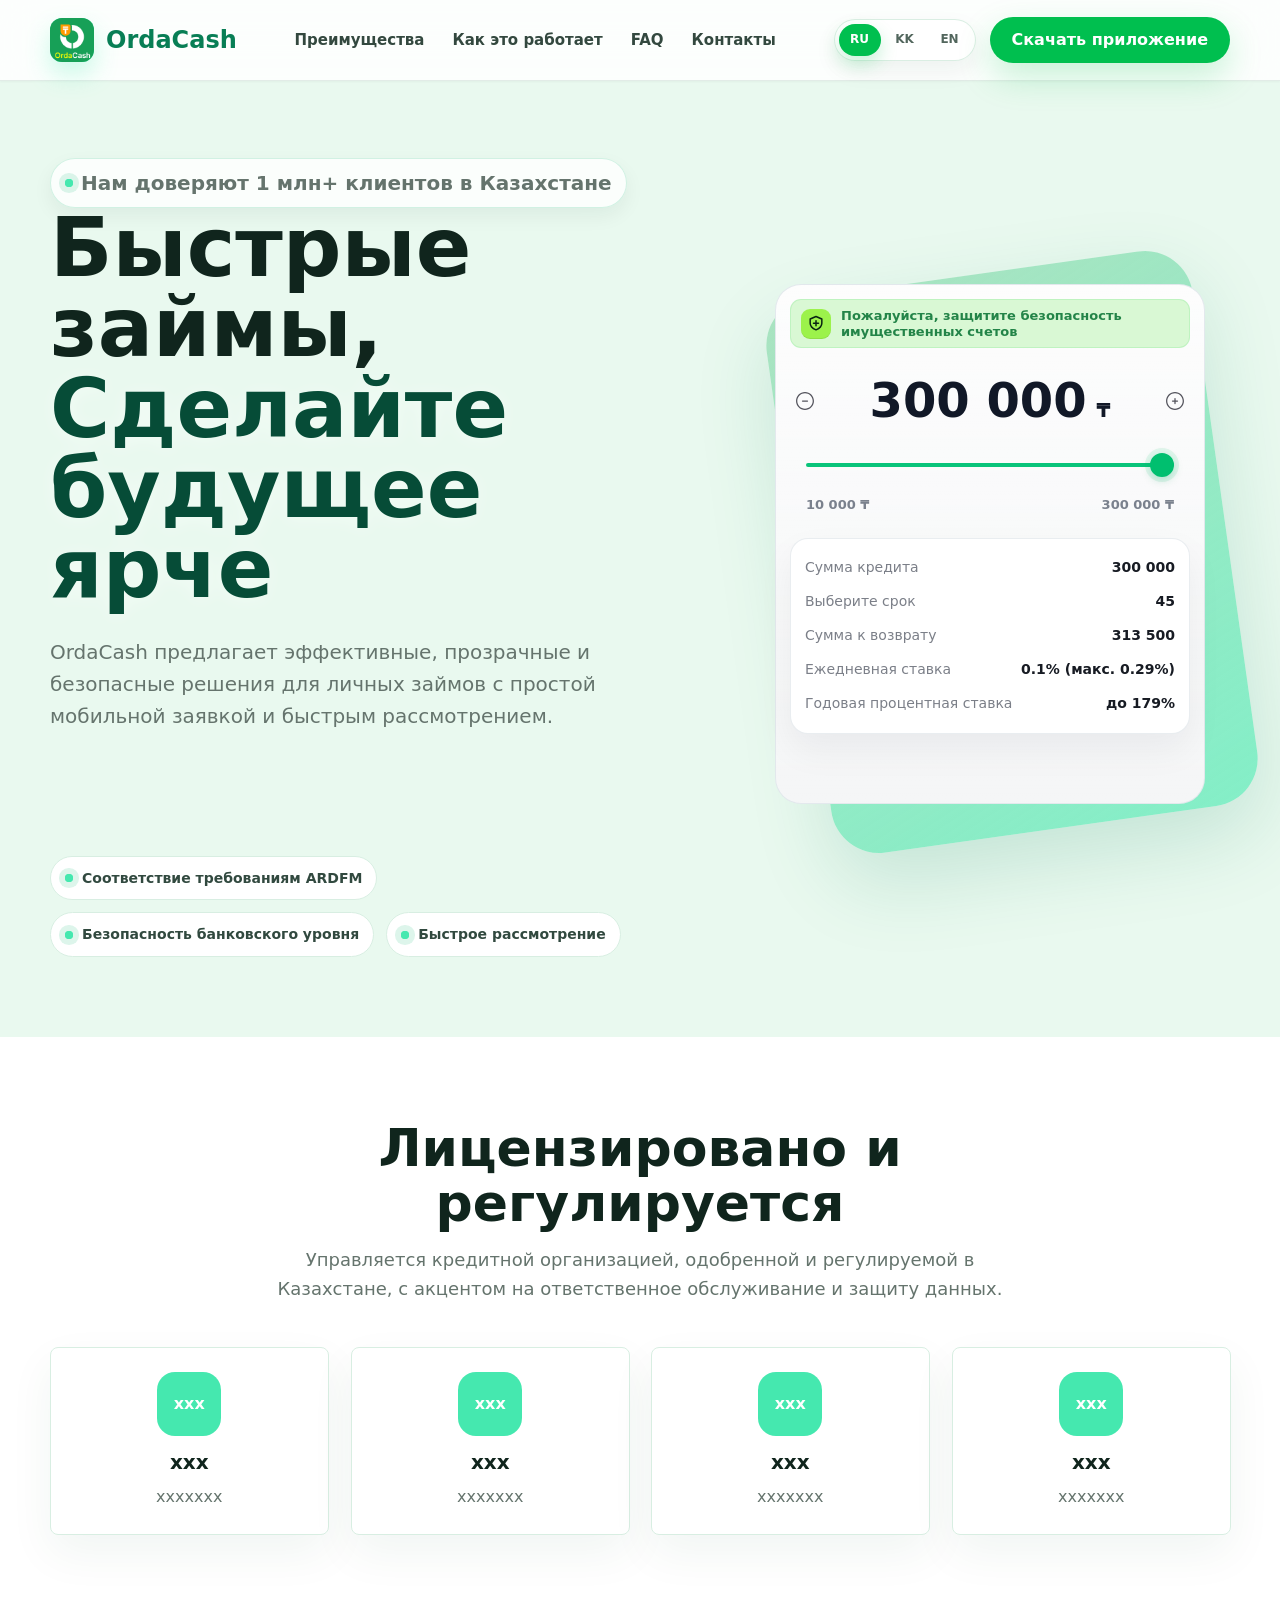
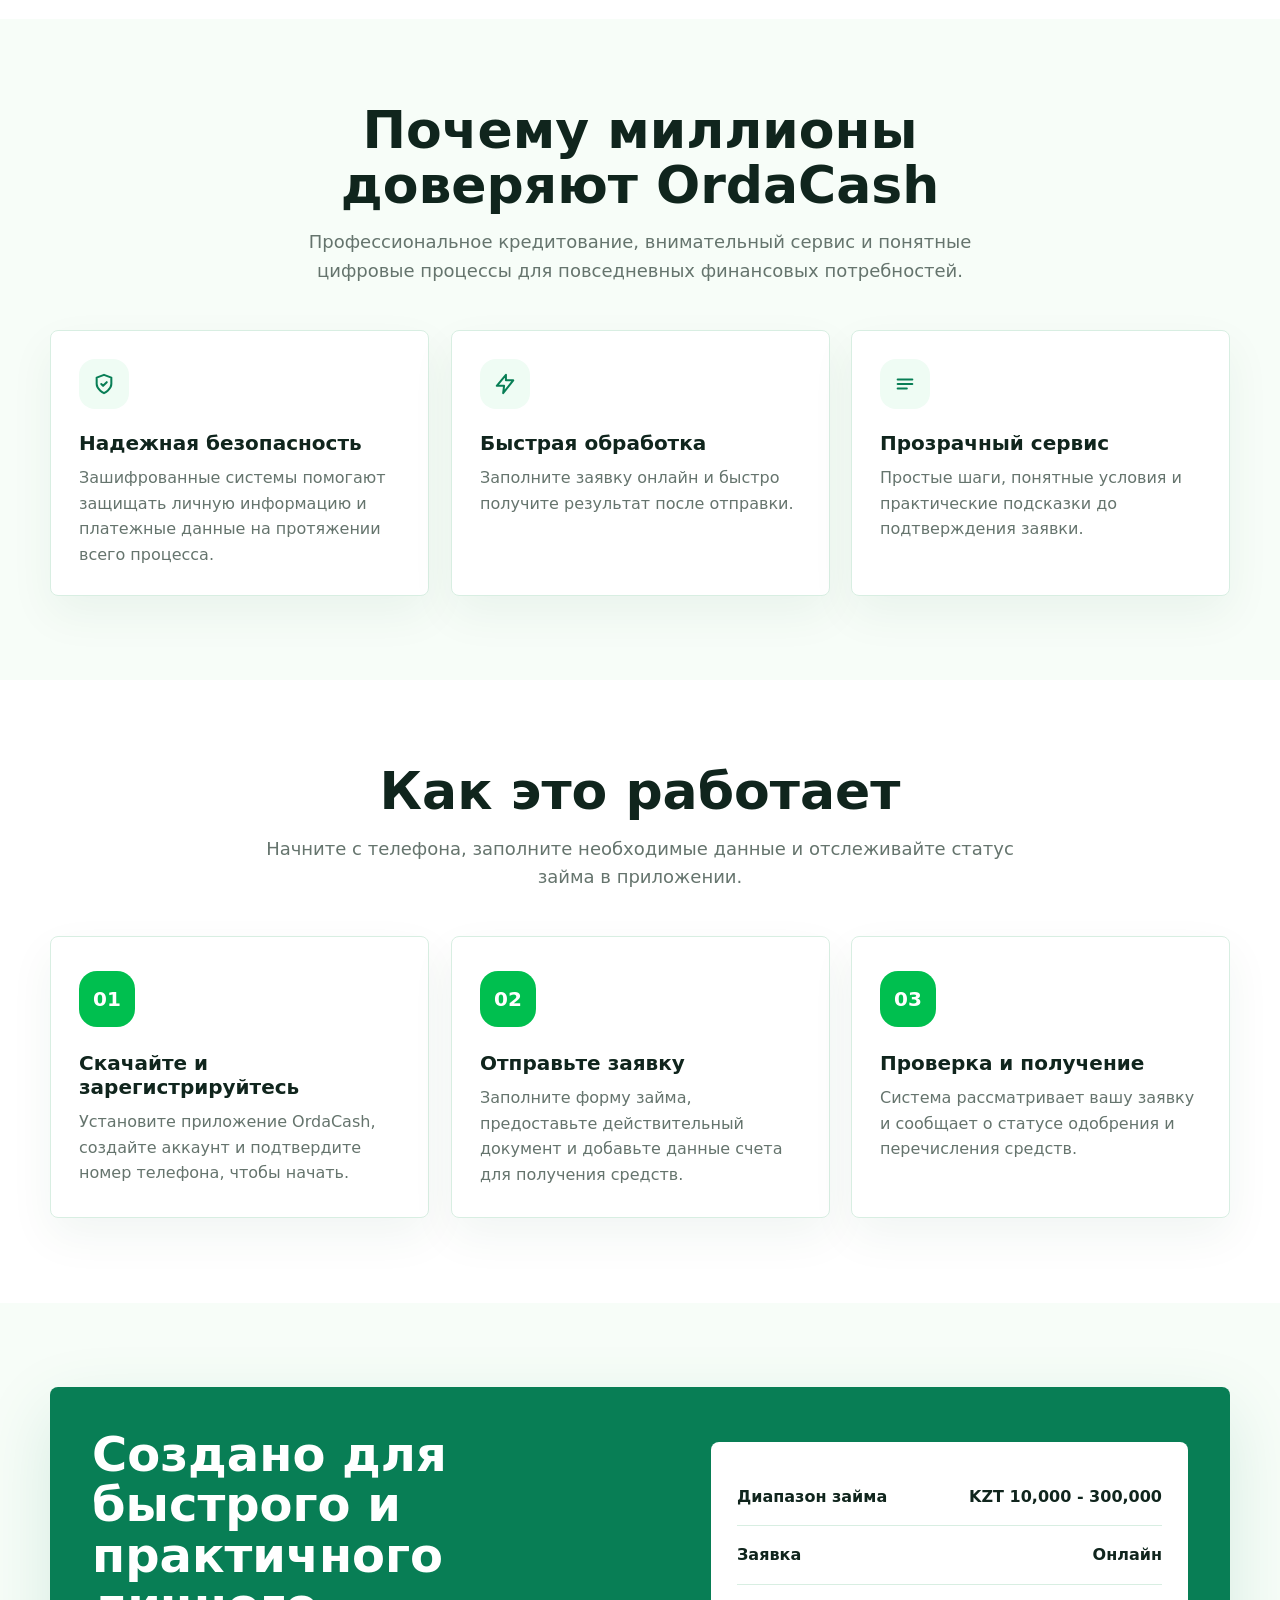
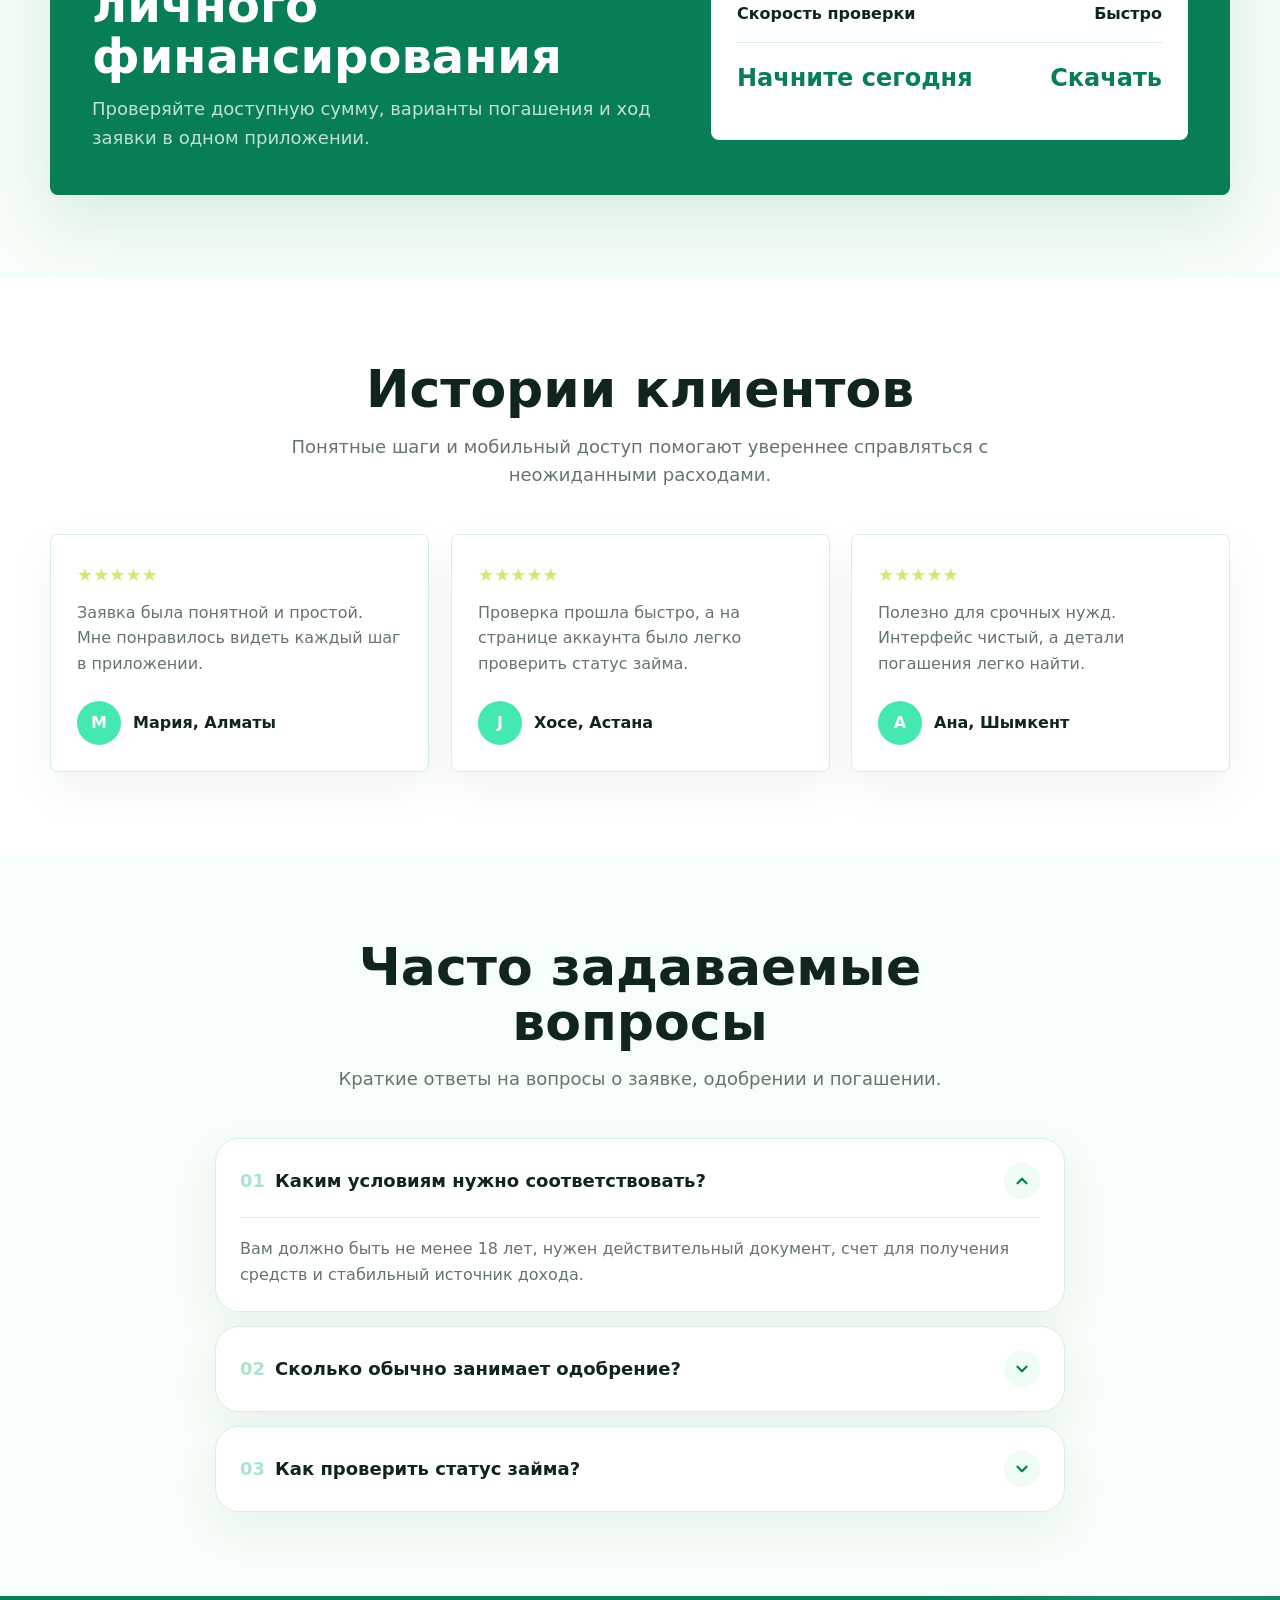
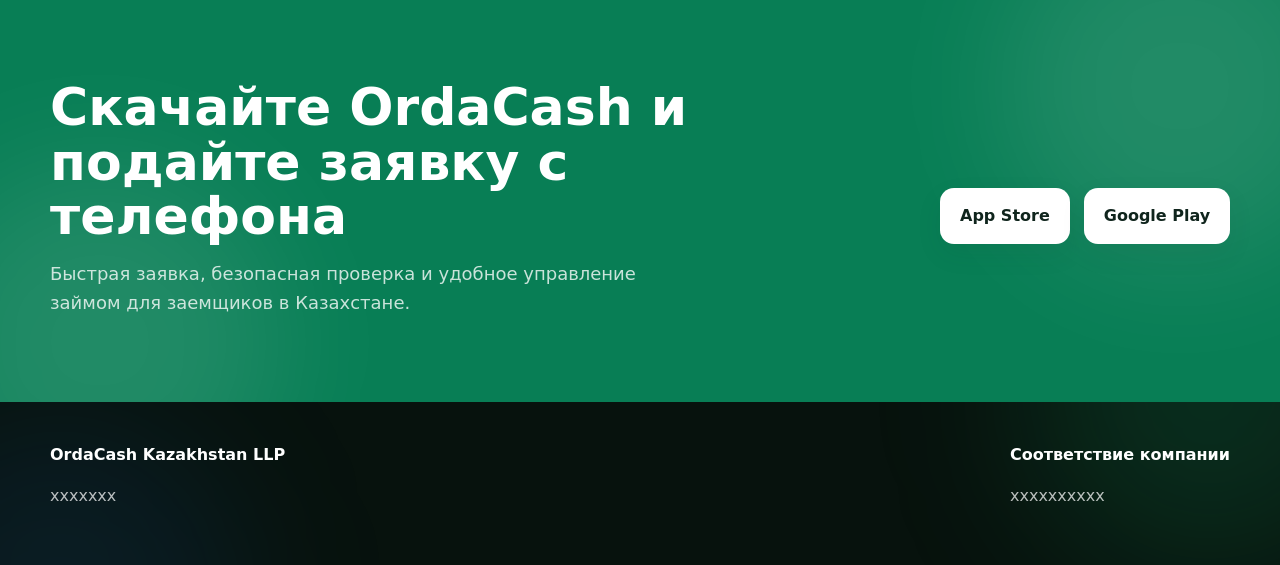
<file: index.html>
<!DOCTYPE html><!--yW71IYfxpfmhAe_OEIEMY--><html lang="ru"><head><meta charSet="utf-8"/><meta name="viewport" content="width=device-width, initial-scale=1"/><link rel="preload" as="image" href="/static/images/logo.png"/><link rel="preload" as="image" href="/static/svg/loan-reduce.svg"/><link rel="preload" as="image" href="/static/svg/loan-add.svg"/><link rel="stylesheet" href="/_next/static/css/b0914263630df3b3.css" data-precedence="next"/><link rel="preload" as="script" fetchPriority="low" href="/_next/static/chunks/webpack-fabbafc24e23808c.js"/><script src="/_next/static/chunks/6fe292aa-e0ec2ab9f0ce6bb7.js" async=""></script><script src="/_next/static/chunks/146-f1f38b75e0748e15.js" async=""></script><script src="/_next/static/chunks/main-app-989e08712490b43b.js" async=""></script><script src="/_next/static/chunks/app/(home)/page-8bac78de6a0d2640.js" async=""></script><title>OrdaCash Lending - Быстрые онлайн-займы</title><meta name="description" content="OrdaCash предлагает быстрые, прозрачные и безопасные онлайн-займы для заемщиков в Казахстане."/><link rel="icon" href="/static/images/favicon.png"/><script src="/_next/static/chunks/polyfills-42372ed130431b0a.js" noModule=""></script></head><body><div hidden=""><!--$--><!--/$--></div><header class="topbar"><nav class="shell nav" aria-label="Primary navigation"><a class="brand" href="#top"><span class="brand-mark" aria-hidden="true"><img src="/static/images/logo.png" alt=""/></span><span class="brand-name">OrdaCash</span></a><div class="links"><a href="#advantages">Преимущества</a><a href="#how-it-works">Как это работает</a><a href="#faq">FAQ</a><a href="#contact">Контакты</a></div><div class="nav-tools"><div class="language-switch" aria-label="Язык" role="group"><button class="language-option is-active" type="button" aria-pressed="true">RU</button><button class="language-option" type="button" aria-pressed="false">KK</button><button class="language-option" type="button" aria-pressed="false">EN</button></div><a class="nav-cta" href="#download">Скачать приложение</a></div></nav></header><main><section class="hero" id="top"><div class="shell hero-grid"><div><p data-aos="fade-down" style="--aos-delay:0ms" class="eyebrow"><span class="spark" aria-hidden="true"></span>Нам доверяют 1 млн+ клиентов в Казахстане</p><h1 data-aos="fade-up" style="--aos-delay:100ms"><span>Быстрые займы,</span><span class="text-gradient">Сделайте будущее ярче</span></h1><p data-aos="fade-up" style="--aos-delay:200ms">OrdaCash предлагает эффективные, прозрачные и безопасные решения для личных займов с простой мобильной заявкой и быстрым рассмотрением.</p><div data-aos="fade-up" style="--aos-delay:300ms" class="hero-actions" id="download"><a class="store" href="https://www.apple.com/app-store/" rel="noreferrer" target="_blank"><svg viewBox="0 0 24 24" aria-hidden="true"><path d="M12 3v12"></path><path d="m7 10 5 5 5-5"></path><path d="M5 21h14"></path></svg><strong><span>Загрузить в</span><span>App Store</span></strong></a><a class="store light" href="https://play.google.com/store" rel="noreferrer" target="_blank"><svg viewBox="0 0 24 24" aria-hidden="true"><path d="m5 3 14 9-14 9V3z"></path></svg><strong><span>Доступно в</span><span>Google Play</span></strong></a></div><div data-aos="fade-up" style="--aos-delay:400ms" class="trust-row" aria-label="Trust signals"><span class="trust-pill"><span class="spark" aria-hidden="true"></span>Соответствие требованиям ARDFM</span><span class="trust-pill"><span class="spark" aria-hidden="true"></span>Безопасность банковского уровня</span><span class="trust-pill"><span class="spark" aria-hidden="true"></span>Быстрое рассмотрение</span></div></div><div data-aos="fade-left" style="--aos-delay:300ms" class="phone-wrap" aria-label="Mobile app preview"><div class="loan-preview" aria-label="Предпросмотр суммы кредита"><div class="loan-notice"><span class="loan-notice-icon" aria-hidden="true"><svg viewBox="0 0 24 24"><path d="M12 3 5 6v5c0 5 7 8 7 8s7-3 7-8V6l-7-3z"></path><path d="M12 8v6"></path><path d="M9 11h6"></path></svg></span><span>Пожалуйста, защитите безопасность имущественных счетов</span></div><div class="amount-control"><button class="amount-step" type="button" aria-label="Уменьшить сумму кредита"><img src="/static/svg/loan-reduce.svg" alt="" aria-hidden="true"/></button><div class="amount-value"><strong>300 000</strong><span>₸</span></div><button class="amount-step" type="button" aria-label="Увеличить сумму кредита"><img src="/static/svg/loan-add.svg" alt="" aria-hidden="true"/></button></div><div class="amount-slider"><input type="range" min="10000" max="300000" step="1000" aria-label="Сумма кредита" style="--slider-progress:100%" value="300000"/><div class="amount-limits" aria-hidden="true"><span>10 000<!-- --> <!-- -->₸</span><span>300 000<!-- --> <!-- -->₸</span></div></div><div class="loan-detail-card"><div class="loan-detail-row compact"><span>Сумма кредита</span><strong>300 000</strong></div><div class="loan-detail-row compact"><span>Выберите срок</span><strong>45</strong></div><div class="loan-detail-row compact"><span>Сумма к возврату</span><strong>313 500</strong></div><div class="loan-detail-row compact"><span>Ежедневная ставка</span><strong>0.1% (макс. 0.29%)</strong></div><div class="loan-detail-row compact"><span>Годовая процентная ставка</span><strong>до 179%</strong></div></div></div></div></div></section><section class="section"><div class="shell"><div data-aos="fade-up" style="--aos-delay:0ms" class="section-head"><h2>Лицензировано и регулируется</h2><p>Управляется кредитной организацией, одобренной и регулируемой в Казахстане, с акцентом на ответственное обслуживание и защиту данных.</p></div><div class="regulators"><article data-aos="zoom-in" style="--aos-delay:0ms" class="reg-card"><div class="seal">xxx</div><h3>xxx</h3><p>xxxxxxx</p></article><article data-aos="zoom-in" style="--aos-delay:100ms" class="reg-card"><div class="seal">xxx</div><h3>xxx</h3><p>xxxxxxx</p></article><article data-aos="zoom-in" style="--aos-delay:200ms" class="reg-card"><div class="seal">xxx</div><h3>xxx</h3><p>xxxxxxx</p></article><article data-aos="zoom-in" style="--aos-delay:300ms" class="reg-card"><div class="seal">xxx</div><h3>xxx</h3><p>xxxxxxx</p></article></div></div></section><section class="section alt" id="advantages"><div class="shell"><div data-aos="fade-up" style="--aos-delay:0ms" class="section-head"><h2>Почему миллионы доверяют OrdaCash</h2><p>Профессиональное кредитование, внимательный сервис и понятные цифровые процессы для повседневных финансовых потребностей.</p></div><div class="feature-grid"><article data-aos="fade-up" style="--aos-delay:0ms" class="feature-card"><div class="small-icon"><svg viewBox="0 0 24 24" aria-hidden="true"><path d="M12 22s8-4 8-10V5l-8-3-8 3v7c0 6 8 10 8 10z"></path><path d="m9 12 2 2 4-4"></path></svg></div><h3>Надежная безопасность</h3><p>Зашифрованные системы помогают защищать личную информацию и платежные данные на протяжении всего процесса.</p></article><article data-aos="fade-up" style="--aos-delay:100ms" class="feature-card"><div class="small-icon"><svg viewBox="0 0 24 24" aria-hidden="true"><path d="M13 2 3 14h8l-1 8 11-14h-8l0-6z"></path></svg></div><h3>Быстрая обработка</h3><p>Заполните заявку онлайн и быстро получите результат после отправки.</p></article><article data-aos="fade-up" style="--aos-delay:200ms" class="feature-card"><div class="small-icon"><svg viewBox="0 0 24 24" aria-hidden="true"><path d="M4 7h16"></path><path d="M4 12h16"></path><path d="M4 17h10"></path></svg></div><h3>Прозрачный сервис</h3><p>Простые шаги, понятные условия и практические подсказки до подтверждения заявки.</p></article></div></div></section><section class="section" id="how-it-works"><div class="shell"><div data-aos="fade-up" style="--aos-delay:0ms" class="section-head"><h2>Как это работает</h2><p>Начните с телефона, заполните необходимые данные и отслеживайте статус займа в приложении.</p></div><div class="steps"><article data-aos="fade-up" style="--aos-delay:0ms" class="step-card"><div class="step-number">01</div><h3>Скачайте и зарегистрируйтесь</h3><p>Установите приложение OrdaCash, создайте аккаунт и подтвердите номер телефона, чтобы начать.</p></article><article data-aos="fade-up" style="--aos-delay:100ms" class="step-card"><div class="step-number">02</div><h3>Отправьте заявку</h3><p>Заполните форму займа, предоставьте действительный документ и добавьте данные счета для получения средств.</p></article><article data-aos="fade-up" style="--aos-delay:200ms" class="step-card"><div class="step-number">03</div><h3>Проверка и получение</h3><p>Система рассматривает вашу заявку и сообщает о статусе одобрения и перечисления средств.</p></article></div></div></section><section class="section alt"><div data-aos="fade-up" style="--aos-delay:0ms" class="shell loan-strip"><div><h2>Создано для быстрого и практичного личного финансирования</h2><p>Проверяйте доступную сумму, варианты погашения и ход заявки в одном приложении.</p></div><div class="calculator" aria-label="Loan example"><div class="calc-row"><span>Диапазон займа</span><span>KZT 10,000 - 300,000</span></div><div class="calc-row"><span>Заявка</span><span>Онлайн</span></div><div class="calc-row"><span>Скорость проверки</span><span>Быстро</span></div><div class="calc-row"><span>Начните сегодня</span><span>Скачать</span></div></div></div></section><section class="section"><div class="shell"><div data-aos="fade-up" style="--aos-delay:0ms" class="section-head"><h2>Истории клиентов</h2><p>Понятные шаги и мобильный доступ помогают увереннее справляться с неожиданными расходами.</p></div><div class="quote-grid"><article data-aos="fade-up" style="--aos-delay:0ms" class="quote"><div class="stars">★★★★★</div><p>Заявка была понятной и простой. Мне понравилось видеть каждый шаг в приложении.</p><div class="person"><span class="person-img">M</span><span>Мария, Алматы</span></div></article><article data-aos="fade-up" style="--aos-delay:100ms" class="quote"><div class="stars">★★★★★</div><p>Проверка прошла быстро, а на странице аккаунта было легко проверить статус займа.</p><div class="person"><span class="person-img">J</span><span>Хосе, Астана</span></div></article><article data-aos="fade-up" style="--aos-delay:200ms" class="quote"><div class="stars">★★★★★</div><p>Полезно для срочных нужд. Интерфейс чистый, а детали погашения легко найти.</p><div class="person"><span class="person-img">A</span><span>Ана, Шымкент</span></div></article></div></div></section><section class="section alt" id="faq"><div class="shell"><div data-aos="fade-up" style="--aos-delay:0ms" class="section-head"><h2>Часто задаваемые вопросы</h2><p>Краткие ответы на вопросы о заявке, одобрении и погашении.</p></div><div class="faq"><div data-aos="fade-up" style="--aos-delay:0ms" class="faq-item"><div class="faq-panel is-open"><button class="faq-trigger" type="button" aria-controls="_R_ctlfivb_" aria-expanded="true"><h3><span class="faq-index">01</span><span>Каким условиям нужно соответствовать?</span></h3><span class="faq-arrow" aria-hidden="true"><svg viewBox="0 0 24 24" aria-hidden="true"><path d="m6 9 6 6 6-6"></path></svg></span></button><div class="faq-answer" id="_R_ctlfivb_"><div class="faq-answer-inner"><p>Вам должно быть не менее 18 лет, нужен действительный документ, счет для получения средств и стабильный источник дохода.</p></div></div></div></div><div data-aos="fade-up" style="--aos-delay:100ms" class="faq-item"><div class="faq-panel"><button class="faq-trigger" type="button" aria-controls="_R_ktlfivb_" aria-expanded="false"><h3><span class="faq-index">02</span><span>Сколько обычно занимает одобрение?</span></h3><span class="faq-arrow" aria-hidden="true"><svg viewBox="0 0 24 24" aria-hidden="true"><path d="m6 9 6 6 6-6"></path></svg></span></button><div class="faq-answer" id="_R_ktlfivb_"><div class="faq-answer-inner"><p>Многие заявки могут быть рассмотрены быстро после отправки. Дополнительная проверка может занять больше времени.</p></div></div></div></div><div data-aos="fade-up" style="--aos-delay:200ms" class="faq-item"><div class="faq-panel"><button class="faq-trigger" type="button" aria-controls="_R_stlfivb_" aria-expanded="false"><h3><span class="faq-index">03</span><span>Как проверить статус займа?</span></h3><span class="faq-arrow" aria-hidden="true"><svg viewBox="0 0 24 24" aria-hidden="true"><path d="m6 9 6 6 6-6"></path></svg></span></button><div class="faq-answer" id="_R_stlfivb_"><div class="faq-answer-inner"><p>Войдите в приложение и проверьте страницу аккаунта или погашения, чтобы увидеть актуальную информацию по заявке.</p></div></div></div></div></div></div></section><section class="download" id="contact"><div class="shell download-grid"><div><h2 data-aos="fade-up" style="--aos-delay:0ms">Скачайте OrdaCash и подайте заявку с телефона</h2><p data-aos="fade-up" style="--aos-delay:100ms">Быстрая заявка, безопасная проверка и удобное управление займом для заемщиков в Казахстане.</p></div><div data-aos="fade-up" style="--aos-delay:200ms" class="hero-actions"><a class="store light" href="https://www.apple.com/app-store/" rel="noreferrer" target="_blank">App Store</a><a class="store light" href="https://play.google.com/store" rel="noreferrer" target="_blank">Google Play</a></div></div></section></main><footer class="footer"><div class="shell footer-grid"><div><strong>OrdaCash Kazakhstan LLP</strong><p>xxxxxxx</p></div><div><strong>Соответствие компании</strong><p>xxxxxxxxxx</p></div></div></footer><!--$--><!--/$--><script src="/_next/static/chunks/webpack-fabbafc24e23808c.js" id="_R_" async=""></script><script>(self.__next_f=self.__next_f||[]).push([0])</script><script>self.__next_f.push([1,"1:\"$Sreact.fragment\"\n2:I[6957,[],\"\"]\n3:I[7369,[],\"\"]\n5:I[1968,[],\"OutletBoundary\"]\n7:I[3705,[],\"AsyncMetadataOutlet\"]\n9:I[1968,[],\"ViewportBoundary\"]\nb:I[1968,[],\"MetadataBoundary\"]\nc:\"$Sreact.suspense\"\ne:I[6287,[],\"\"]\n:HL[\"/_next/static/css/b0914263630df3b3.css\",\"style\"]\n"])</script><script>self.__next_f.push([1,"0:{\"P\":null,\"b\":\"yW71IYfxpfmhAe_OEIEMY\",\"p\":\"\",\"c\":[\"\",\"\"],\"i\":false,\"f\":[[[\"\",{\"children\":[\"(home)\",{\"children\":[\"__PAGE__\",{}]}]},\"$undefined\",\"$undefined\",true],[\"\",[\"$\",\"$1\",\"c\",{\"children\":[[[\"$\",\"link\",\"0\",{\"rel\":\"stylesheet\",\"href\":\"/_next/static/css/b0914263630df3b3.css\",\"precedence\":\"next\",\"crossOrigin\":\"$undefined\",\"nonce\":\"$undefined\"}]],[\"$\",\"html\",null,{\"lang\":\"ru\",\"children\":[\"$\",\"body\",null,{\"children\":[\"$\",\"$L2\",null,{\"parallelRouterKey\":\"children\",\"error\":\"$undefined\",\"errorStyles\":\"$undefined\",\"errorScripts\":\"$undefined\",\"template\":[\"$\",\"$L3\",null,{}],\"templateStyles\":\"$undefined\",\"templateScripts\":\"$undefined\",\"notFound\":[[[\"$\",\"title\",null,{\"children\":\"404: This page could not be found.\"}],[\"$\",\"div\",null,{\"style\":{\"fontFamily\":\"system-ui,\\\"Segoe UI\\\",Roboto,Helvetica,Arial,sans-serif,\\\"Apple Color Emoji\\\",\\\"Segoe UI Emoji\\\"\",\"height\":\"100vh\",\"textAlign\":\"center\",\"display\":\"flex\",\"flexDirection\":\"column\",\"alignItems\":\"center\",\"justifyContent\":\"center\"},\"children\":[\"$\",\"div\",null,{\"children\":[[\"$\",\"style\",null,{\"dangerouslySetInnerHTML\":{\"__html\":\"body{color:#000;background:#fff;margin:0}.next-error-h1{border-right:1px solid rgba(0,0,0,.3)}@media (prefers-color-scheme:dark){body{color:#fff;background:#000}.next-error-h1{border-right:1px solid rgba(255,255,255,.3)}}\"}}],[\"$\",\"h1\",null,{\"className\":\"next-error-h1\",\"style\":{\"display\":\"inline-block\",\"margin\":\"0 20px 0 0\",\"padding\":\"0 23px 0 0\",\"fontSize\":24,\"fontWeight\":500,\"verticalAlign\":\"top\",\"lineHeight\":\"49px\"},\"children\":404}],[\"$\",\"div\",null,{\"style\":{\"display\":\"inline-block\"},\"children\":[\"$\",\"h2\",null,{\"style\":{\"fontSize\":14,\"fontWeight\":400,\"lineHeight\":\"49px\",\"margin\":0},\"children\":\"This page could not be found.\"}]}]]}]}]],[]],\"forbidden\":\"$undefined\",\"unauthorized\":\"$undefined\"}]}]}]]}],{\"children\":[\"(home)\",[\"$\",\"$1\",\"c\",{\"children\":[null,[\"$\",\"$L2\",null,{\"parallelRouterKey\":\"children\",\"error\":\"$undefined\",\"errorStyles\":\"$undefined\",\"errorScripts\":\"$undefined\",\"template\":[\"$\",\"$L3\",null,{}],\"templateStyles\":\"$undefined\",\"templateScripts\":\"$undefined\",\"notFound\":[[[\"$\",\"title\",null,{\"children\":\"404: This page could not be found.\"}],[\"$\",\"div\",null,{\"style\":\"$0:f:0:1:1:props:children:1:props:children:props:children:props:notFound:0:1:props:style\",\"children\":[\"$\",\"div\",null,{\"children\":[[\"$\",\"style\",null,{\"dangerouslySetInnerHTML\":{\"__html\":\"body{color:#000;background:#fff;margin:0}.next-error-h1{border-right:1px solid rgba(0,0,0,.3)}@media (prefers-color-scheme:dark){body{color:#fff;background:#000}.next-error-h1{border-right:1px solid rgba(255,255,255,.3)}}\"}}],[\"$\",\"h1\",null,{\"className\":\"next-error-h1\",\"style\":\"$0:f:0:1:1:props:children:1:props:children:props:children:props:notFound:0:1:props:children:props:children:1:props:style\",\"children\":404}],[\"$\",\"div\",null,{\"style\":\"$0:f:0:1:1:props:children:1:props:children:props:children:props:notFound:0:1:props:children:props:children:2:props:style\",\"children\":[\"$\",\"h2\",null,{\"style\":\"$0:f:0:1:1:props:children:1:props:children:props:children:props:notFound:0:1:props:children:props:children:2:props:children:props:style\",\"children\":\"This page could not be found.\"}]}]]}]}]],[]],\"forbidden\":\"$undefined\",\"unauthorized\":\"$undefined\"}]]}],{\"children\":[\"__PAGE__\",[\"$\",\"$1\",\"c\",{\"children\":[\"$L4\",null,[\"$\",\"$L5\",null,{\"children\":[\"$L6\",[\"$\",\"$L7\",null,{\"promise\":\"$@8\"}]]}]]}],{},null,false]},null,false]},null,false],[\"$\",\"$1\",\"h\",{\"children\":[null,[[\"$\",\"$L9\",null,{\"children\":\"$La\"}],null],[\"$\",\"$Lb\",null,{\"children\":[\"$\",\"div\",null,{\"hidden\":true,\"children\":[\"$\",\"$c\",null,{\"fallback\":null,\"children\":\"$Ld\"}]}]}]]}],false]],\"m\":\"$undefined\",\"G\":[\"$e\",[]],\"s\":false,\"S\":true}\n"])</script><script>self.__next_f.push([1,"a:[[\"$\",\"meta\",\"0\",{\"charSet\":\"utf-8\"}],[\"$\",\"meta\",\"1\",{\"name\":\"viewport\",\"content\":\"width=device-width, initial-scale=1\"}]]\n6:null\n"])</script><script>self.__next_f.push([1,"f:I[1987,[\"813\",\"static/chunks/app/(home)/page-8bac78de6a0d2640.js\"],\"default\"]\n"])</script><script>self.__next_f.push([1,"4:[\"$\",\"$Lf\",null,{\"initialLanguage\":\"ru\",\"initialMessages\":{\"meta.title\":\"OrdaCash Lending - Быстрые онлайн-займы\",\"meta.description\":\"OrdaCash предлагает быстрые, прозрачные и безопасные онлайн-займы для заемщиков в Казахстане.\",\"nav.language\":\"Язык\",\"nav.advantages\":\"Преимущества\",\"nav.howItWorks\":\"Как это работает\",\"nav.faq\":\"FAQ\",\"nav.contact\":\"Контакты\",\"nav.download\":\"Скачать приложение\",\"hero.eyebrow\":\"Нам доверяют 1 млн+ клиентов в Казахстане\",\"hero.titleLine1\":\"Быстрые займы,\",\"hero.titleLine2\":\"Сделайте будущее ярче\",\"hero.description\":\"OrdaCash предлагает эффективные, прозрачные и безопасные решения для личных займов с простой мобильной заявкой и быстрым рассмотрением.\",\"hero.floatOne\":\"Простая заявка за 5 минут\",\"hero.floatTwo\":\"Безопасное онлайн-одобрение\",\"hero.imageAlt\":\"Главная страница приложения OrdaCash\",\"loanPreview.ariaLabel\":\"Предпросмотр суммы кредита\",\"loanPreview.notice\":\"Пожалуйста, защитите безопасность имущественных счетов\",\"loanPreview.decrease\":\"Уменьшить сумму кредита\",\"loanPreview.increase\":\"Увеличить сумму кредита\",\"loanPreview.amountAria\":\"Сумма кредита\",\"loanPreview.currency\":\"₸\",\"loanPreview.amount\":\"Сумма кредита\",\"loanPreview.term\":\"Выберите срок\",\"loanPreview.termValue\":\"45\",\"loanPreview.returnAmount\":\"Сумма к возврату\",\"loanPreview.dailyRate\":\"Ежедневная ставка\",\"loanPreview.dailyRateValue\":\"0.1% (макс. 0.29%)\",\"loanPreview.annualRate\":\"Годовая процентная ставка\",\"loanPreview.annualRateValue\":\"до 179%\",\"store.appStoreKicker\":\"Загрузить в\",\"store.appStore\":\"App Store\",\"store.googlePlayKicker\":\"Доступно в\",\"store.googlePlay\":\"Google Play\",\"trust.sec\":\"Соответствие требованиям ARDFM\",\"trust.security\":\"Безопасность банковского уровня\",\"trust.review\":\"Быстрое рассмотрение\",\"regulation.title\":\"Лицензировано и регулируется\",\"regulation.description\":\"Управляется кредитной организацией, одобренной и регулируемой в Казахстане, с акцентом на ответственное обслуживание и защиту данных.\",\"regulation.secText\":\"Соответствие требованиям финансового рынка Казахстана.\",\"regulation.npcText\":\"Практики платежей и денежных операций с учетом стандартов НБК.\",\"regulation.amlText\":\"Проверка транзакций и меры против финансовых правонарушений.\",\"regulation.cicText\":\"Поддержка кредитной истории и ответственная отчетность.\",\"advantages.title\":\"Почему миллионы доверяют OrdaCash\",\"advantages.description\":\"Профессиональное кредитование, внимательный сервис и понятные цифровые процессы для повседневных финансовых потребностей.\",\"advantages.securityTitle\":\"Надежная безопасность\",\"advantages.securityText\":\"Зашифрованные системы помогают защищать личную информацию и платежные данные на протяжении всего процесса.\",\"advantages.speedTitle\":\"Быстрая обработка\",\"advantages.speedText\":\"Заполните заявку онлайн и быстро получите результат после отправки.\",\"advantages.transparentTitle\":\"Прозрачный сервис\",\"advantages.transparentText\":\"Простые шаги, понятные условия и практические подсказки до подтверждения заявки.\",\"steps.title\":\"Как это работает\",\"steps.description\":\"Начните с телефона, заполните необходимые данные и отслеживайте статус займа в приложении.\",\"steps.oneTitle\":\"Скачайте и зарегистрируйтесь\",\"steps.oneText\":\"Установите приложение OrdaCash, создайте аккаунт и подтвердите номер телефона, чтобы начать.\",\"steps.twoTitle\":\"Отправьте заявку\",\"steps.twoText\":\"Заполните форму займа, предоставьте действительный документ и добавьте данные счета для получения средств.\",\"steps.threeTitle\":\"Проверка и получение\",\"steps.threeText\":\"Система рассматривает вашу заявку и сообщает о статусе одобрения и перечисления средств.\",\"loanStrip.title\":\"Создано для быстрого и практичного личного финансирования\",\"loanStrip.description\":\"Проверяйте доступную сумму, варианты погашения и ход заявки в одном приложении.\",\"calculator.loanRange\":\"Диапазон займа\",\"calculator.loanRangeValue\":\"KZT 10,000 - 300,000\",\"calculator.application\":\"Заявка\",\"calculator.online\":\"Онлайн\",\"calculator.reviewSpeed\":\"Скорость проверки\",\"calculator.fast\":\"Быстро\",\"calculator.startToday\":\"Начните сегодня\",\"calculator.download\":\"Скачать\",\"stories.title\":\"Истории клиентов\",\"stories.description\":\"Понятные шаги и мобильный доступ помогают увереннее справляться с неожиданными расходами.\",\"stories.mariaText\":\"Заявка была понятной и простой. Мне понравилось видеть каждый шаг в приложении.\",\"stories.mariaName\":\"Мария, Алматы\",\"stories.joseText\":\"Проверка прошла быстро, а на странице аккаунта было легко проверить статус займа.\",\"stories.joseName\":\"Хосе, Астана\",\"stories.anaText\":\"Полезно для срочных нужд. Интерфейс чистый, а детали погашения легко найти.\",\"stories.anaName\":\"Ана, Шымкент\",\"faq.title\":\"Часто задаваемые вопросы\",\"faq.description\":\"Краткие ответы на вопросы о заявке, одобрении и погашении.\",\"faq.q1\":\"Каким условиям нужно соответствовать?\",\"faq.a1\":\"Вам должно быть не менее 18 лет, нужен действительный документ, счет для получения средств и стабильный источник дохода.\",\"faq.q2\":\"Сколько обычно занимает одобрение?\",\"faq.a2\":\"Многие заявки могут быть рассмотрены быстро после отправки. Дополнительная проверка может занять больше времени.\",\"faq.q3\":\"Как проверить статус займа?\",\"faq.a3\":\"Войдите в приложение и проверьте страницу аккаунта или погашения, чтобы увидеть актуальную информацию по заявке.\",\"download.title\":\"Скачайте OrdaCash и подайте заявку с телефона\",\"download.description\":\"Быстрая заявка, безопасная проверка и удобное управление займом для заемщиков в Казахстане.\",\"footer.company\":\"OrdaCash Kazakhstan LLP\",\"footer.address\":\"xxxxxxx\",\"footer.complianceTitle\":\"Соответствие компании\",\"footer.complianceText\":\"xxxxxxxxxx\"}}]\n"])</script><script>self.__next_f.push([1,"10:I[2121,[],\"IconMark\"]\n8:{\"metadata\":[[\"$\",\"title\",\"0\",{\"children\":\"OrdaCash Lending - Быстрые онлайн-займы\"}],[\"$\",\"meta\",\"1\",{\"name\":\"description\",\"content\":\"OrdaCash предлагает быстрые, прозрачные и безопасные онлайн-займы для заемщиков в Казахстане.\"}],[\"$\",\"link\",\"2\",{\"rel\":\"icon\",\"href\":\"/static/images/favicon.png\"}],[\"$\",\"$L10\",\"3\",{}]],\"error\":null,\"digest\":\"$undefined\"}\nd:\"$8:metadata\"\n"])</script></body></html>
</file>
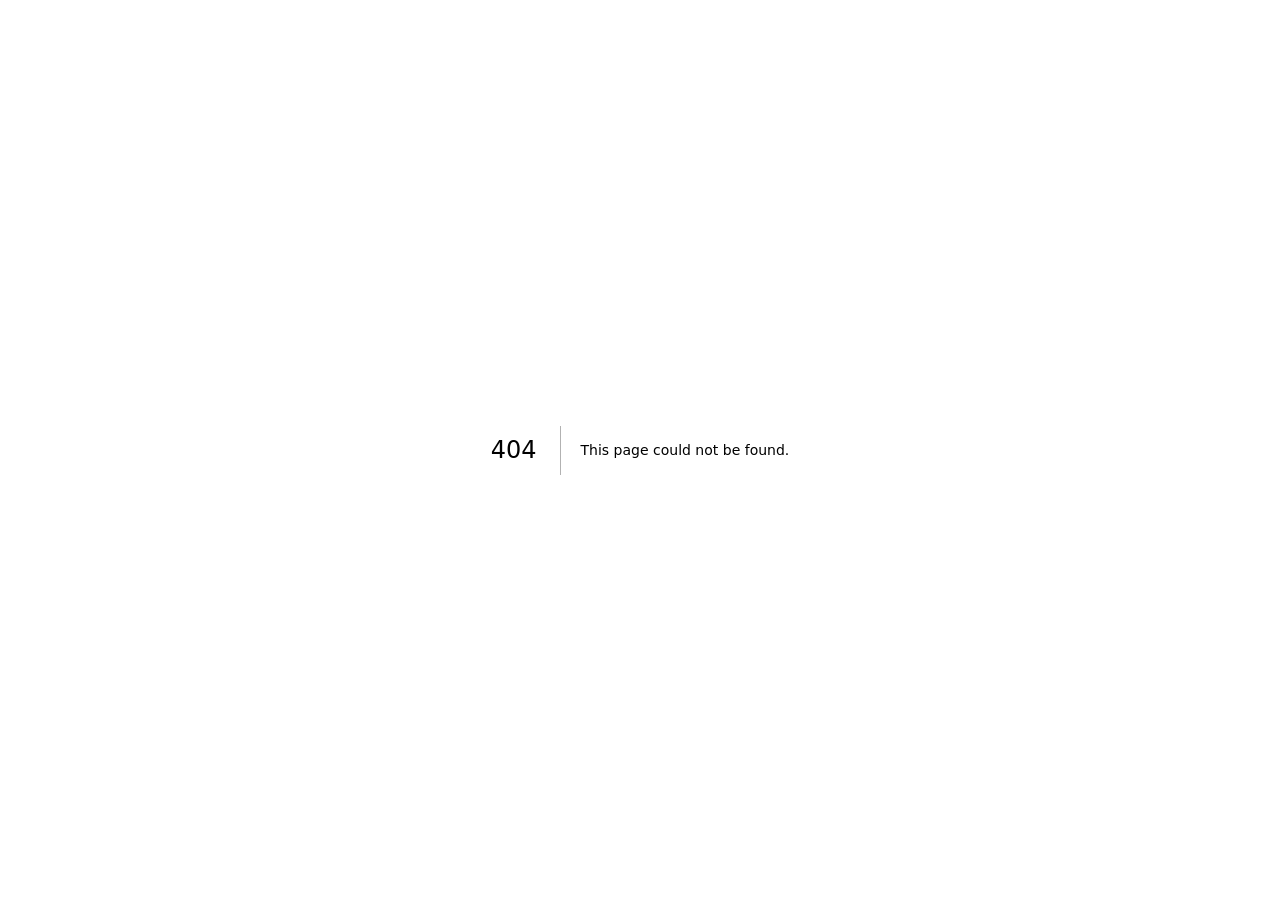
<file: 404/index.html>
<!DOCTYPE html><!--yW71IYfxpfmhAe_OEIEMY--><html lang="ru"><head><meta charSet="utf-8"/><meta name="viewport" content="width=device-width, initial-scale=1"/><link rel="stylesheet" href="/_next/static/css/b0914263630df3b3.css" data-precedence="next"/><link rel="preload" as="script" fetchPriority="low" href="/_next/static/chunks/webpack-fabbafc24e23808c.js"/><script src="/_next/static/chunks/6fe292aa-e0ec2ab9f0ce6bb7.js" async=""></script><script src="/_next/static/chunks/146-f1f38b75e0748e15.js" async=""></script><script src="/_next/static/chunks/main-app-989e08712490b43b.js" async=""></script><meta name="robots" content="noindex"/><title>404: This page could not be found.</title><title>OrdaCash Lending</title><meta name="description" content="Fast, transparent, and secure online loan services."/><link rel="icon" href="/static/images/favicon.png"/><script src="/_next/static/chunks/polyfills-42372ed130431b0a.js" noModule=""></script></head><body><div hidden=""><!--$--><!--/$--></div><div style="font-family:system-ui,&quot;Segoe UI&quot;,Roboto,Helvetica,Arial,sans-serif,&quot;Apple Color Emoji&quot;,&quot;Segoe UI Emoji&quot;;height:100vh;text-align:center;display:flex;flex-direction:column;align-items:center;justify-content:center"><div><style>body{color:#000;background:#fff;margin:0}.next-error-h1{border-right:1px solid rgba(0,0,0,.3)}@media (prefers-color-scheme:dark){body{color:#fff;background:#000}.next-error-h1{border-right:1px solid rgba(255,255,255,.3)}}</style><h1 class="next-error-h1" style="display:inline-block;margin:0 20px 0 0;padding:0 23px 0 0;font-size:24px;font-weight:500;vertical-align:top;line-height:49px">404</h1><div style="display:inline-block"><h2 style="font-size:14px;font-weight:400;line-height:49px;margin:0">This page could not be found.</h2></div></div></div><!--$--><!--/$--><script src="/_next/static/chunks/webpack-fabbafc24e23808c.js" id="_R_" async=""></script><script>(self.__next_f=self.__next_f||[]).push([0])</script><script>self.__next_f.push([1,"1:\"$Sreact.fragment\"\n2:I[6957,[],\"\"]\n3:I[7369,[],\"\"]\n4:I[1968,[],\"OutletBoundary\"]\n6:I[3705,[],\"AsyncMetadataOutlet\"]\n8:I[1968,[],\"ViewportBoundary\"]\na:I[1968,[],\"MetadataBoundary\"]\nb:\"$Sreact.suspense\"\nd:I[6287,[],\"\"]\n:HL[\"/_next/static/css/b0914263630df3b3.css\",\"style\"]\n"])</script><script>self.__next_f.push([1,"0:{\"P\":null,\"b\":\"yW71IYfxpfmhAe_OEIEMY\",\"p\":\"\",\"c\":[\"\",\"_not-found\",\"\"],\"i\":false,\"f\":[[[\"\",{\"children\":[\"/_not-found\",{\"children\":[\"__PAGE__\",{}]}]},\"$undefined\",\"$undefined\",true],[\"\",[\"$\",\"$1\",\"c\",{\"children\":[[[\"$\",\"link\",\"0\",{\"rel\":\"stylesheet\",\"href\":\"/_next/static/css/b0914263630df3b3.css\",\"precedence\":\"next\",\"crossOrigin\":\"$undefined\",\"nonce\":\"$undefined\"}]],[\"$\",\"html\",null,{\"lang\":\"ru\",\"children\":[\"$\",\"body\",null,{\"children\":[\"$\",\"$L2\",null,{\"parallelRouterKey\":\"children\",\"error\":\"$undefined\",\"errorStyles\":\"$undefined\",\"errorScripts\":\"$undefined\",\"template\":[\"$\",\"$L3\",null,{}],\"templateStyles\":\"$undefined\",\"templateScripts\":\"$undefined\",\"notFound\":\"$undefined\",\"forbidden\":\"$undefined\",\"unauthorized\":\"$undefined\"}]}]}]]}],{\"children\":[\"/_not-found\",[\"$\",\"$1\",\"c\",{\"children\":[null,[\"$\",\"$L2\",null,{\"parallelRouterKey\":\"children\",\"error\":\"$undefined\",\"errorStyles\":\"$undefined\",\"errorScripts\":\"$undefined\",\"template\":[\"$\",\"$L3\",null,{}],\"templateStyles\":\"$undefined\",\"templateScripts\":\"$undefined\",\"notFound\":\"$undefined\",\"forbidden\":\"$undefined\",\"unauthorized\":\"$undefined\"}]]}],{\"children\":[\"__PAGE__\",[\"$\",\"$1\",\"c\",{\"children\":[[[\"$\",\"title\",null,{\"children\":\"404: This page could not be found.\"}],[\"$\",\"div\",null,{\"style\":{\"fontFamily\":\"system-ui,\\\"Segoe UI\\\",Roboto,Helvetica,Arial,sans-serif,\\\"Apple Color Emoji\\\",\\\"Segoe UI Emoji\\\"\",\"height\":\"100vh\",\"textAlign\":\"center\",\"display\":\"flex\",\"flexDirection\":\"column\",\"alignItems\":\"center\",\"justifyContent\":\"center\"},\"children\":[\"$\",\"div\",null,{\"children\":[[\"$\",\"style\",null,{\"dangerouslySetInnerHTML\":{\"__html\":\"body{color:#000;background:#fff;margin:0}.next-error-h1{border-right:1px solid rgba(0,0,0,.3)}@media (prefers-color-scheme:dark){body{color:#fff;background:#000}.next-error-h1{border-right:1px solid rgba(255,255,255,.3)}}\"}}],[\"$\",\"h1\",null,{\"className\":\"next-error-h1\",\"style\":{\"display\":\"inline-block\",\"margin\":\"0 20px 0 0\",\"padding\":\"0 23px 0 0\",\"fontSize\":24,\"fontWeight\":500,\"verticalAlign\":\"top\",\"lineHeight\":\"49px\"},\"children\":404}],[\"$\",\"div\",null,{\"style\":{\"display\":\"inline-block\"},\"children\":[\"$\",\"h2\",null,{\"style\":{\"fontSize\":14,\"fontWeight\":400,\"lineHeight\":\"49px\",\"margin\":0},\"children\":\"This page could not be found.\"}]}]]}]}]],null,[\"$\",\"$L4\",null,{\"children\":[\"$L5\",[\"$\",\"$L6\",null,{\"promise\":\"$@7\"}]]}]]}],{},null,false]},null,false]},null,false],[\"$\",\"$1\",\"h\",{\"children\":[[\"$\",\"meta\",null,{\"name\":\"robots\",\"content\":\"noindex\"}],[[\"$\",\"$L8\",null,{\"children\":\"$L9\"}],null],[\"$\",\"$La\",null,{\"children\":[\"$\",\"div\",null,{\"hidden\":true,\"children\":[\"$\",\"$b\",null,{\"fallback\":null,\"children\":\"$Lc\"}]}]}]]}],false]],\"m\":\"$undefined\",\"G\":[\"$d\",[]],\"s\":false,\"S\":true}\n"])</script><script>self.__next_f.push([1,"9:[[\"$\",\"meta\",\"0\",{\"charSet\":\"utf-8\"}],[\"$\",\"meta\",\"1\",{\"name\":\"viewport\",\"content\":\"width=device-width, initial-scale=1\"}]]\n5:null\n"])</script><script>self.__next_f.push([1,"e:I[2121,[],\"IconMark\"]\n7:{\"metadata\":[[\"$\",\"title\",\"0\",{\"children\":\"OrdaCash Lending\"}],[\"$\",\"meta\",\"1\",{\"name\":\"description\",\"content\":\"Fast, transparent, and secure online loan services.\"}],[\"$\",\"link\",\"2\",{\"rel\":\"icon\",\"href\":\"/static/images/favicon.png\"}],[\"$\",\"$Le\",\"3\",{}]],\"error\":null,\"digest\":\"$undefined\"}\n"])</script><script>self.__next_f.push([1,"c:\"$7:metadata\"\n"])</script></body></html>
</file>
<file: _next/static/css/b0914263630df3b3.css>
:root{--green:#45e8af;--green-dark:#087e55;--green-soft:#effcf4;--lime:#e0f7a4;--mint:#a6e1be;--cta-green:#00bf4f;--cta-green-dark:#018e23;--ink:#10251d;--muted:#65746d;--line:#d8eee2;--paper:#ffffff;--wash:#f7fdf8;--yellow:#d5e86e;--blue:#42cfa2;--theme-bg:#e9f9ef;--theme-solid:#45e8af;--theme-deep:#087e55;--shadow:0 24px 70px rgba(12,126,82,0.14)}*{box-sizing:border-box;-webkit-tap-highlight-color:transparent}html{scroll-behavior:smooth}body,html{overflow-x:hidden}body{margin:0;font-family:Inter,ui-sans-serif,system-ui,-apple-system,BlinkMacSystemFont,Segoe UI,Arial,sans-serif;color:var(--ink);background:var(--paper);line-height:1.6}img{max-width:100%}a{color:inherit;text-decoration:none}button,input,select,textarea{-webkit-appearance:none;-moz-appearance:none;appearance:none;font:inherit}button{border:0;background:transparent;color:inherit;cursor:pointer;-webkit-user-select:none;-moz-user-select:none;user-select:none}button:focus{outline:none}.faq-trigger:focus-visible,a:focus-visible,button:focus-visible{outline:3px solid rgba(0,191,79,.28);outline-offset:3px}svg{display:block}.shell{width:min(1180px,calc(100% - 40px));margin:0 auto}.topbar{position:fixed;inset:0 0 auto;z-index:50;background:rgba(255,255,255,.86);border-bottom:1px solid rgba(221,233,227,.85);-webkit-backdrop-filter:blur(18px);backdrop-filter:blur(18px);box-shadow:0 1px 2px rgba(15,23,42,.04)}.nav{height:80px;display:flex;justify-content:space-between;gap:28px}.brand,.nav{align-items:center;min-width:0}.brand{display:inline-flex;gap:12px;font-weight:900;font-size:24px;flex:0 1 auto}.person-img,.seal{background:var(--theme-solid)}.brand-mark{width:44px;height:44px;display:grid;place-items:center;overflow:hidden;border-radius:12px;background:var(--theme-solid);box-shadow:0 12px 24px rgba(69,232,175,.28)}.small-icon svg,.store svg{width:22px;height:22px;stroke:currentColor;stroke-width:2.2;fill:none;stroke-linecap:round;stroke-linejoin:round}.brand-name,.text-gradient{color:var(--green-dark)}.brand-name{min-width:0}h1 .text-gradient{color:#064c37;text-shadow:0 2px 18px rgba(255,255,255,.45)}.links{display:flex;align-items:center;gap:28px;color:#33483f;font-size:15px;font-weight:700}.links a{position:relative;transition:color .25s ease}.links a:after{content:"";position:absolute;left:0;bottom:-5px;width:0;height:2px;border-radius:99px;background:var(--cta-green);transition:width .3s cubic-bezier(.4,0,.2,1)}.links a:hover{color:var(--green-dark)}.links a:hover:after{width:100%}.nav-tools{gap:14px;min-width:0;flex:0 1 auto}.language-switch,.nav-tools{display:inline-flex;align-items:center}.language-switch{gap:3px;height:42px;padding:4px;border:1px solid rgba(216,238,226,.95);border-radius:999px;background:rgba(255,255,255,.9);box-shadow:0 10px 24px rgba(16,37,29,.06)}.language-option{min-width:42px;height:32px;padding:0 10px;border-radius:999px;background:transparent;color:#52665d;font-size:12px;font-weight:900;letter-spacing:0;outline:none;transition:background .2s ease,color .2s ease,box-shadow .2s ease,transform .2s ease}.language-option:hover{color:var(--green-dark);background:var(--green-soft)}.language-option.is-active{background:var(--cta-green);color:white;box-shadow:0 8px 18px rgba(0,191,79,.22)}.language-switch:focus-within{border-color:rgba(0,191,79,.45);box-shadow:0 0 0 4px rgba(0,191,79,.1)}.nav-cta,.primary-btn{display:inline-flex;align-items:center;justify-content:center;min-height:46px;padding:0 22px;border-radius:999px;background:var(--cta-green);color:white;font-weight:900;white-space:nowrap;box-shadow:0 14px 34px rgba(0,191,79,.22);transition:transform .22s ease,box-shadow .22s ease}.nav-cta:hover,.primary-btn:hover{transform:scale(1.05);box-shadow:0 18px 38px rgba(0,191,79,.28)}.hero{position:relative;overflow:hidden;padding:132px 0 80px;background:var(--theme-bg)}.hero-grid{display:grid;grid-template-columns:minmax(0,1fr) minmax(390px,480px);align-items:stretch;grid-gap:58px;gap:58px}.download-grid>*,.footer-grid>*,.hero-grid,.hero-grid>*,.loan-strip>*{min-width:0}.eyebrow{display:inline-flex;align-items:center;gap:8px;width:-moz-fit-content;width:fit-content;max-width:100%;margin:0 0 22px;padding:8px 14px;border:1px solid rgba(20,184,112,.18);border-radius:999px;color:var(--green-dark);background:rgba(255,255,255,.82);box-shadow:0 8px 20px rgba(16,37,29,.06);font-size:14px;font-weight:900}.spark{position:relative;width:8px;height:8px;border-radius:99px;box-shadow:0 0 0 6px rgba(20,184,112,.14)}.spark,.spark:before{background:var(--green)}.spark:before{content:"";position:absolute;inset:0;border-radius:inherit;animation:xlkashPing 1s cubic-bezier(0,0,.2,1) infinite}h1{margin:0;max-width:760px;font-size:clamp(48px,7vw,82px);line-height:.98;letter-spacing:0}h1 span{display:block;overflow-wrap:anywhere}.hero p{max-width:630px;margin:26px 0 0;color:var(--muted);font-size:20px}.hero-actions{display:flex;flex-wrap:wrap;gap:14px;margin-top:34px}.store{display:inline-flex;align-items:center;justify-content:center;flex-wrap:wrap;gap:11px;max-width:100%;min-height:56px;padding:0 20px;border-radius:14px;color:white;background:var(--cta-green);font-weight:900;box-shadow:0 12px 28px rgba(0,191,79,.2);transition:transform .22s ease,box-shadow .22s ease,border-color .22s ease}.store:hover{transform:translateY(-2px);box-shadow:0 18px 36px rgba(0,191,79,.26)}.store.light{color:var(--ink);background:white;border:1px solid var(--line);box-shadow:0 10px 26px rgba(28,68,48,.08)}.store span{display:block;font-size:11px;line-height:1;opacity:.68}.store strong{min-width:0;overflow-wrap:anywhere;text-align:center}.trust-row{display:flex;flex-wrap:wrap;gap:12px;margin-top:34px}.trust-pill{display:inline-flex;align-items:center;flex-wrap:wrap;gap:9px;max-width:100%;padding:10px 14px;border:1px solid var(--line);border-radius:999px;background:white;color:#31493f;font-size:14px;font-weight:800;overflow-wrap:anywhere}.phone-wrap{position:relative;width:min(480px,100%);min-height:100%;align-self:stretch;justify-self:end;display:grid;place-items:center;isolation:isolate}.phone-wrap:before{content:"";position:absolute;width:min(430px,92vw);height:min(560px,100%);border-radius:48px;background:linear-gradient(155deg,rgba(166,225,190,.95),rgba(69,232,175,.62));box-shadow:0 30px 80px rgba(8,126,85,.16);transform:translate(22px,8px) rotate(-8deg);animation:softPulse 5.5s ease-in-out infinite;z-index:0}.loan-preview,.phone-image{position:relative;z-index:1}.loan-preview{width:min(430px,92vw);min-height:520px;padding:14px 14px 18px;border:1px solid rgba(224,231,235,.9);border-radius:26px;color:#111827;background:linear-gradient(180deg,rgba(255,255,255,.78),rgba(255,255,255,0)),#f5f6f7;transition:transform .3s cubic-bezier(.4,0,.2,1)}.phone-wrap:hover .loan-preview{transform:translateY(-4px)}.loan-notice{display:flex;align-items:center;gap:10px;min-height:42px;padding:8px 10px;border:1px solid rgba(84,218,111,.2);border-radius:11px;color:#238448;background:#d9f8d4;font-size:13px;font-weight:650;line-height:1.2}.loan-notice-icon{flex:0 0 auto;width:30px;height:30px;display:grid;place-items:center;border-radius:9px;color:#092312;background:#9cf24b;box-shadow:inset 0 -1px 0 rgba(0,0,0,.08)}.loan-notice-icon svg{width:20px;height:20px;stroke:currentColor;stroke-width:1.8;fill:none;stroke-linecap:round;stroke-linejoin:round}.amount-control{display:grid;grid-template-columns:30px 1fr 30px;align-items:center;grid-gap:12px;gap:12px;margin-top:28px}.amount-step{width:32px;height:32px;justify-self:center;display:grid;place-items:center;border:0;border-radius:50%;color:#2d3340;background:transparent;transition:background .18s ease,filter .18s ease,transform .18s ease}.brand-mark img{width:100%;height:100%;display:block;object-fit:contain}.amount-step:hover{background:rgba(255,255,255,.86);filter:brightness(.92);transform:translateY(-1px)}.amount-step img{width:26px;height:26px;display:block}.amount-value{display:flex;align-items:baseline;justify-content:center;gap:10px;min-width:0}.amount-value strong{font-size:clamp(36px,5vw,48px);line-height:1;letter-spacing:0;font-weight:900;font-feature-settings:"tnum";font-variant-numeric:tabular-nums}.amount-value span{font-size:20px;font-weight:850}.amount-slider{margin:24px 16px 0}.amount-slider input{width:100%;height:30px;margin:0;border:0;outline:0;background:transparent;cursor:-webkit-grab;cursor:grab;-moz-appearance:none;appearance:none;-webkit-appearance:none}.amount-slider input:active{cursor:-webkit-grabbing;cursor:grabbing}.amount-slider input::-webkit-slider-runnable-track{height:4px;border-radius:999px;background:linear-gradient(90deg,#09c47a 0 var(--slider-progress),#cdd5d8 var(--slider-progress) 100%)}.amount-slider input::-webkit-slider-thumb{width:24px;height:24px;margin-top:-10px;border:3px solid #00bf6f;border-radius:50%;background:#00bf6f;box-shadow:0 3px 10px rgba(0,150,88,.24),0 0 0 5px rgba(0,191,111,.1);appearance:none;-webkit-appearance:none}.amount-slider input::-moz-range-track{height:4px;border-radius:999px;background:#cdd5d8}.amount-slider input::-moz-range-progress{height:4px;border-radius:999px;background:#09c47a}.amount-slider input::-moz-range-thumb{width:24px;height:24px;border:3px solid #00bf6f;border-radius:50%;background:#00bf6f;box-shadow:0 3px 10px rgba(0,150,88,.24)}.amount-limits{display:flex;justify-content:space-between;gap:20px;margin-top:7px;color:#7a818d;font-size:13px;font-weight:650;font-feature-settings:"tnum";font-variant-numeric:tabular-nums}.loan-detail-card{margin-top:22px;padding:12px 14px;border:1px solid rgba(229,234,238,.85);border-radius:18px;background:#ffffff;box-shadow:0 16px 36px rgba(15,23,42,.055),inset 0 1px 0 rgba(255,255,255,.8)}.loan-detail-row{display:grid;grid-template-columns:minmax(0,1fr) auto;align-items:center;grid-gap:14px;gap:14px}.loan-detail-row.compact{min-height:34px;padding:0;color:#7b7f88;font-size:14px;line-height:1.2;letter-spacing:0}.loan-detail-row.compact strong{color:#171b23;font-size:14px;font-weight:700;text-align:right;letter-spacing:0;font-feature-settings:"tnum";font-variant-numeric:tabular-nums;white-space:nowrap}.loan-detail-row.compact span{min-width:0;overflow-wrap:anywhere}.phone-image{display:block;width:min(300px,72vw);height:auto;border-radius:28px;box-shadow:0 50px 100px -24px rgba(10,92,58,.24);transition:transform .3s cubic-bezier(.4,0,.2,1)}.phone-wrap:hover .phone-image{transform:scale(1.05)}.float-card{position:absolute;display:flex;align-items:center;gap:10px;padding:14px 16px;border:1px solid rgba(255,255,255,.65);border-radius:24px;background:rgba(255,255,255,.95);box-shadow:0 20px 50px rgba(0,0,0,.1);-webkit-backdrop-filter:blur(18px);backdrop-filter:blur(18px);font-weight:900;animation:floatBadge 4s ease-in-out infinite;z-index:3}.float-card.one{left:8px;top:110px}.float-card.two{right:0;bottom:120px;animation-delay:1.5s}.section{padding:84px 0}.section.alt{background:var(--wash)}.section-head{max-width:760px;margin:0 auto 44px;text-align:center}h2{margin:0;font-size:clamp(32px,5vw,52px);line-height:1.05;letter-spacing:0}.section-head p{margin:16px auto 0;color:var(--muted);font-size:18px}.feature-grid,.quote-grid,.regulators,.steps{display:grid;grid-gap:22px;gap:22px}.regulators{grid-template-columns:repeat(4,1fr)}.feature-grid,.quote-grid,.steps{grid-template-columns:repeat(3,1fr)}.faq-item,.feature-card,.quote,.reg-card,.step-card{border:1px solid var(--line);border-radius:8px;background:white;box-shadow:0 18px 46px rgba(19,79,55,.06);transition:transform .3s ease,box-shadow .3s ease,border-color .3s ease}.faq-item:hover,.feature-card:hover,.quote:hover,.reg-card:hover,.step-card:hover{transform:translateY(-8px);border-color:rgba(20,184,112,.3);box-shadow:0 24px 58px rgba(19,79,55,.14)}.reg-card{padding:24px;text-align:center}.seal{width:64px;height:64px;margin:0 auto 14px;border-radius:18px;display:grid;place-items:center;color:white;font-weight:900;transition:transform .3s ease}.feature-card:hover .small-icon,.reg-card:hover .seal{transform:scale(1.1)}.feature-card h3,.reg-card h3,.step-card h3{margin:0;font-size:20px;line-height:1.2}.faq-item p,.feature-card p,.quote p,.reg-card p,.step-card p{margin:10px 0 0;color:var(--muted)}.feature-card{min-height:240px;padding:28px}.small-icon{width:50px;height:50px;margin-bottom:22px;display:grid;place-items:center;border-radius:16px;color:var(--green-dark);background:var(--green-soft);transition:transform .3s ease}.step-card{position:relative;overflow:hidden;padding:34px 28px 30px}.step-number{width:56px;height:56px;margin-bottom:24px;display:grid;place-items:center;border-radius:18px;color:white;background:var(--cta-green);font-weight:900;font-size:20px}.loan-strip{display:grid;grid-template-columns:1.1fr .9fr;grid-gap:36px;gap:36px;align-items:center;min-width:0;padding:42px;border-radius:8px;color:white;background:var(--theme-deep);box-shadow:var(--shadow)}.loan-strip h2{font-size:clamp(30px,4vw,48px);overflow-wrap:anywhere}.loan-strip p{color:rgba(255,255,255,.76);margin:14px 0 0;font-size:18px}.calculator{padding:26px;border-radius:8px;background:white;color:var(--ink)}.calc-row{display:flex;justify-content:space-between;gap:16px;padding:16px 0;border-bottom:1px solid var(--line);font-weight:900}.calc-row span{min-width:0;overflow-wrap:anywhere}.calc-row:last-child{border-bottom:0;color:var(--green-dark);font-size:24px}.quote{padding:26px}.stars{color:var(--yellow);font-size:18px}.person{display:flex;align-items:center;gap:12px;margin-top:24px;font-weight:900;min-width:0}.person-img{width:44px;height:44px;border-radius:50%;display:grid;place-items:center;color:white}.faq{max-width:850px;margin:0 auto;display:grid;grid-gap:14px;gap:14px}.faq-item{padding:24px;border-radius:24px}.faq-trigger{width:100%;display:flex;align-items:center;justify-content:space-between;gap:18px;padding:0;text-align:left;cursor:pointer}.faq-item h3{margin:0;font-size:18px;min-width:0}.faq-item h3,.faq-item h3 span:last-child{overflow-wrap:anywhere}.faq-index{color:rgba(20,184,112,.36);margin-right:10px;font-weight:900}.faq-arrow{flex:0 0 auto;width:36px;height:36px;display:grid;place-items:center;border-radius:999px;color:var(--green-dark);background:var(--green-soft);transition:transform .5s cubic-bezier(.4,0,.2,1)}.faq-arrow svg{width:18px;height:18px;stroke:currentColor;stroke-width:3;fill:none;stroke-linecap:round;stroke-linejoin:round}.faq-panel.is-open .faq-arrow{transform:rotate(-180deg)}.faq-answer{overflow:hidden;max-height:0;opacity:0;transform:translateY(-6px);transition:max-height .45s cubic-bezier(.4,0,.2,1),opacity .35s ease,transform .35s ease}.faq-answer-inner{margin-top:18px;padding-top:18px;border-top:1px solid var(--line)}.faq-panel.is-open .faq-answer{max-height:220px;opacity:1;transform:translateY(0)}.faq-answer p{margin:0}.download{position:relative;overflow:hidden;padding:84px 0;color:white;background:var(--theme-deep)}.download:after,.download:before{content:"";position:absolute;width:360px;height:360px;border-radius:50%;background:rgba(255,255,255,.1);filter:blur(64px)}.download:before{top:-90px;right:-80px}.download:after{bottom:-120px;left:-80px}.download-grid{position:relative;z-index:1;display:grid;grid-template-columns:1fr auto;grid-gap:32px;gap:32px;align-items:center;min-width:0}.download h2{max-width:720px;overflow-wrap:anywhere}.download p{max-width:660px;margin:16px 0 0;color:rgba(255,255,255,.78);font-size:18px}.download .store.light{border:0}.footer{position:relative;overflow:hidden;padding:40px 0;background:#07120d;color:rgba(255,255,255,.82)}.footer:after,.footer:before{content:"";position:absolute;width:360px;height:360px;border-radius:50%;pointer-events:none;filter:blur(78px);z-index:0}.footer:before{top:-190px;right:-110px;background:rgba(20,184,112,.16)}.footer:after{bottom:-210px;left:-120px;background:rgba(47,124,246,.1)}.footer-grid{position:relative;z-index:1;display:grid;grid-template-columns:1fr auto;grid-gap:28px;gap:28px;min-width:0}.footer strong{color:white}.footer p{color:rgba(255,255,255,.72);overflow-wrap:anywhere}[data-aos]{opacity:0;transition-property:opacity,transform;transition-duration:1s;transition-timing-function:cubic-bezier(.215,.61,.355,1);transition-delay:var(--aos-delay,0s);will-change:opacity,transform}[data-aos=fade-up]{transform:translateY(40px)}[data-aos=fade-down]{transform:translateY(-40px)}[data-aos=fade-left]{transform:translateX(50px)}[data-aos=zoom-in]{transform:scale(.9)}[data-aos].aos-animate{opacity:1;transform:translate(0) scale(1)}@keyframes xlkashPing{75%,to{transform:scale(2);opacity:0}}@keyframes floatBadge{0%,to{transform:translateY(0)}50%{transform:translateY(-10px)}}@keyframes softPulse{0%,to{opacity:1;transform:rotate(-8deg)}50%{opacity:.5;transform:rotate(-8deg)}}@media (max-width:920px){[data-aos=fade-left]{transform:translateY(40px)}.links{display:none}.nav-tools{margin-left:auto}.download-grid,.footer-grid,.hero-grid,.loan-strip{grid-template-columns:1fr}.phone-wrap{width:100%;max-width:480px;min-height:520px;justify-self:center;align-self:center}.feature-grid,.quote-grid,.regulators,.steps{grid-template-columns:repeat(2,1fr)}}@media (max-width:640px){.shell{width:min(100% - 28px,1180px)}.nav{height:68px;gap:12px}.brand{flex:1 1 auto}.brand-name{font-size:20px;overflow:hidden;text-overflow:ellipsis;white-space:nowrap}.nav-cta{display:none}.nav-tools{flex:0 1 auto}.language-option{min-width:36px;padding:0 8px}.hero{padding-top:104px}.eyebrow{width:100%;justify-content:center;text-align:center;flex-wrap:wrap}.download p,.hero p,.loan-strip p,.section-head p{font-size:16px}.hero-actions{flex-direction:column}.store{width:100%;text-align:center}.calc-row,.faq-trigger,.person,.trust-pill{min-width:0}.faq-trigger{align-items:flex-start}.calc-row{flex-wrap:wrap}.calc-row:last-child{font-size:20px}.feature-grid,.quote-grid,.regulators,.steps{grid-template-columns:1fr}.phone-wrap{width:100%;max-width:360px;min-height:470px;overflow:visible}.phone-wrap:before{width:min(100%,342px);height:440px;border-radius:38px;transform:translate(10px,8px) rotate(-6deg)}.loan-preview{width:100%;max-width:342px;min-height:462px;padding:12px;border-radius:22px}.loan-notice{font-size:12px}.amount-control{grid-template-columns:28px 1fr 28px;gap:8px;margin-top:24px}.amount-value strong{font-size:38px}.amount-value span{font-size:18px}.loan-detail-card{padding:12px 14px}.loan-detail-row.compact,.loan-detail-row.compact strong{font-size:13px}.phone-image{width:min(282px,80vw)}.float-card{display:none}.loan-strip{padding:28px}.download,.section{padding:64px 0}}@media (prefers-reduced-motion:reduce){*,:after,:before{animation-duration:.01ms!important;animation-iteration-count:1!important;scroll-behavior:auto!important;transition-duration:.01ms!important}[data-aos]{opacity:1!important;transform:none!important}}
</file>
